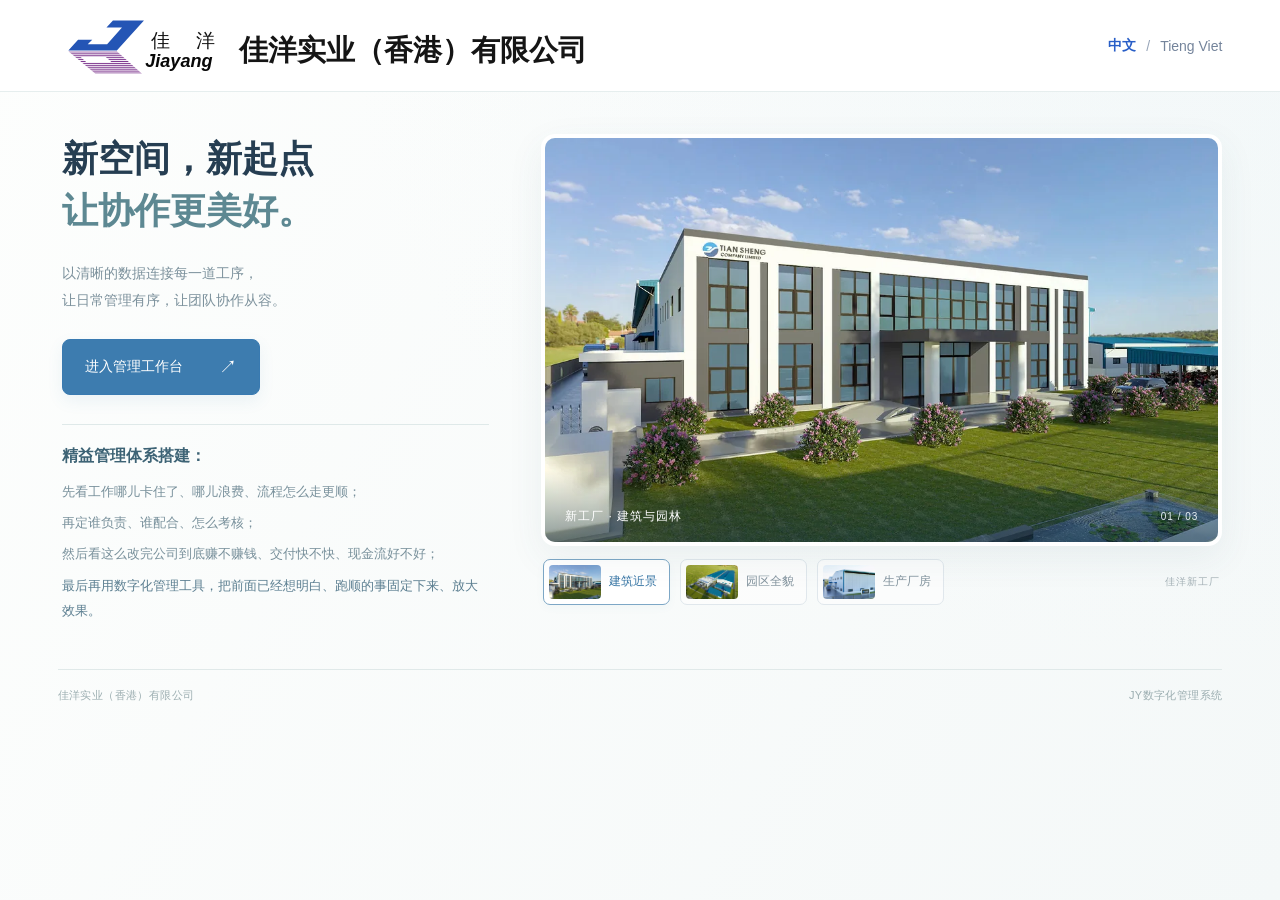
<file: jy/index.html>
<!doctype html><html lang="zh-CN"><head><meta charset="utf-8"><meta name="viewport" content="width=device-width,initial-scale=1"><meta name="referrer" content="same-origin"><title>JY数字化管理系统</title><link rel="stylesheet" href="style.css?v=20261029-layout3"></head><body><div id="app"><div class="factory-home">
<header class="company-header"><div class="company-brand"><img src="jiayang-brand.svg" alt="佳洋 Jiayang · 佳洋实业（香港）有限公司" width="882" height="114"></div><div class="home-controls"><div class="language-toggle" role="group" aria-label="Language"><button type="button" data-language="zh" onclick="setLanguage('zh')">中文</button><span aria-hidden="true">/</span><button type="button" data-language="vi" onclick="setLanguage('vi')">Tieng Viet</button></div></div></header>
<main class="factory-stage">
  <div class="factory-story"><h1>新空间，新起点<br><span>让协作更美好。</span></h1><p>以清晰的数据连接每一道工序，<br>让日常管理有序，让团队协作从容。</p><button class="factory-login" onclick="login()">进入管理工作台 <span>↗</span></button><section class="management-principle lean-principle plain-lean" aria-label="精益管理体系搭建"><h2>精益管理体系搭建：</h2><div class="lean-copy"><p>先看工作哪儿卡住了、哪儿浪费、流程怎么走更顺；</p><p>再定谁负责、谁配合、怎么考核；</p><p>然后看这么改完公司到底赚不赚钱、交付快不快、现金流好不好；</p><p>最后再用数字化管理工具，把前面已经想明白、跑顺的事固定下来、放大效果。</p></div></section></div>
  <div class="factory-gallery"><div class="factory-photo-frame"><img id="factoryPhoto" src="factory-front.svg" alt="新工厂正面建筑与园林环境" width="1000" height="600"><div class="factory-caption"><span id="factoryCaption">新工厂 · 建筑与园林</span><span id="factoryIndex">01 / 03</span></div></div><div class="factory-switch" role="group" aria-label="选择工厂图片"><button class="active" data-photo="0" aria-pressed="true" onclick="showFactoryPhoto(0)"><img src="factory-front.svg" alt=""><span>建筑近景</span></button><button data-photo="1" aria-pressed="false" onclick="showFactoryPhoto(1)"><img src="factory-aerial.svg" alt=""><span>园区全貌</span></button><button data-photo="2" aria-pressed="false" onclick="showFactoryPhoto(2)"><img src="factory-workshop.svg" alt=""><span>生产厂房</span></button><span class="factory-photo-note">佳洋新工厂</span></div></div>
</main><footer class="welcome-footer"><span>佳洋实业（香港）有限公司</span><span>JY数字化管理系统</span></footer></div>
</div><dialog id="modal"></dialog><div id="toast"></div><div id="bootError" role="alert" hidden style="position:fixed;bottom:16px;left:16px;right:16px;padding:14px;background:#fff4e5;border:1px solid #efd3a0;border-radius:8px;color:#73592f;z-index:200"></div><input type="file" id="file" accept=".xlsx,.xls,.csv" hidden><script>window.addEventListener('error',function(e){var n=document.getElementById('bootError');if(n){n.hidden=false;n.textContent='页面功能加载未完成，请刷新重试。原有浏览器数据不会被清除。'+(e.message?'（'+e.message+'）':'')}});</script><script src="storage.js?v=20261029-layout3" onerror="document.getElementById('bootError').hidden=false;document.getElementById('bootError').textContent='页面资源加载失败，请刷新重试。'"></script><script src="xlsx.js?v=20261029-layout3" onerror="document.getElementById('bootError').hidden=false;document.getElementById('bootError').textContent='页面资源加载失败，请刷新重试。'"></script><script src="i18n.js?v=20261029-layout3" onerror="document.getElementById('bootError').hidden=false;document.getElementById('bootError').textContent='页面资源加载失败，请刷新重试。'"></script><script src="sales-template.js?v=20261029-layout3" onerror="document.getElementById('bootError').hidden=false;document.getElementById('bootError').textContent='页面资源加载失败，请刷新重试。'"></script><script src="app.js?v=20261029-layout3" onerror="document.getElementById('bootError').hidden=false;document.getElementById('bootError').textContent='页面资源加载失败，请刷新重试。'"></script></body></html>
</file>
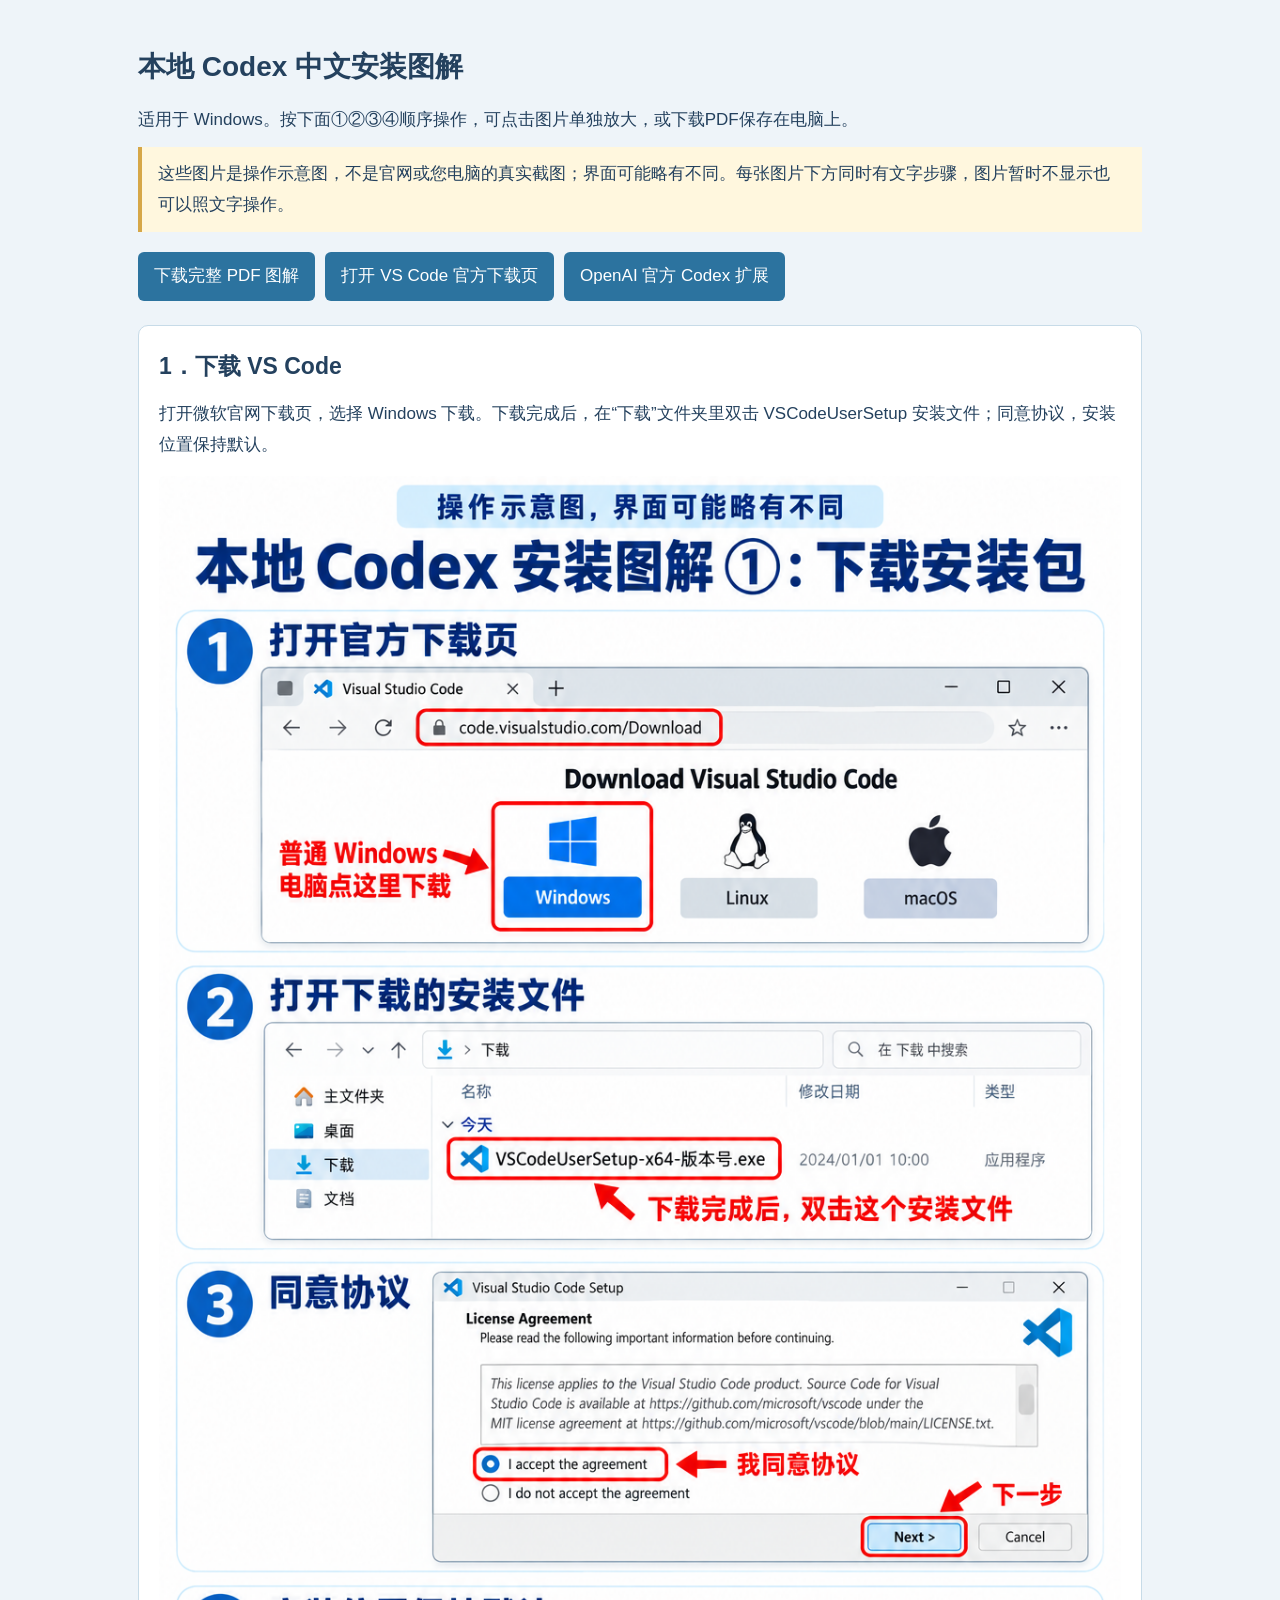
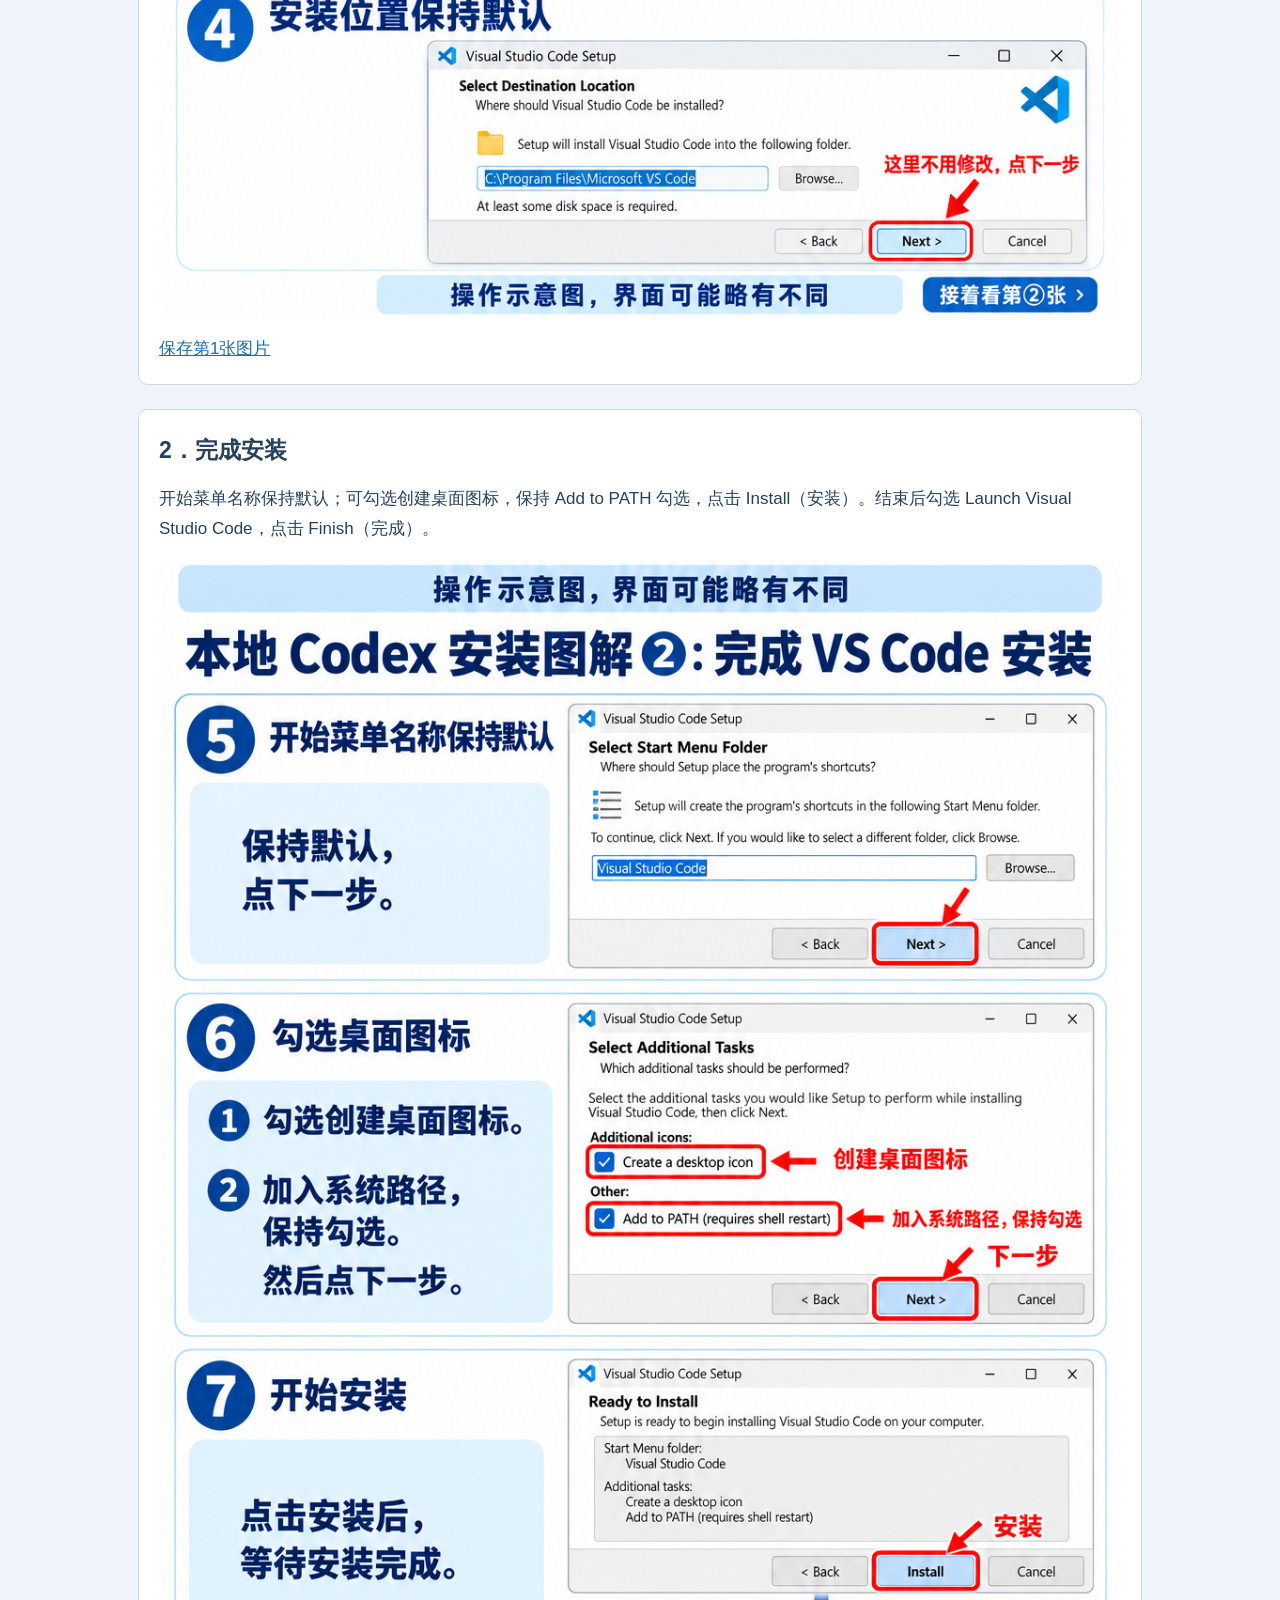
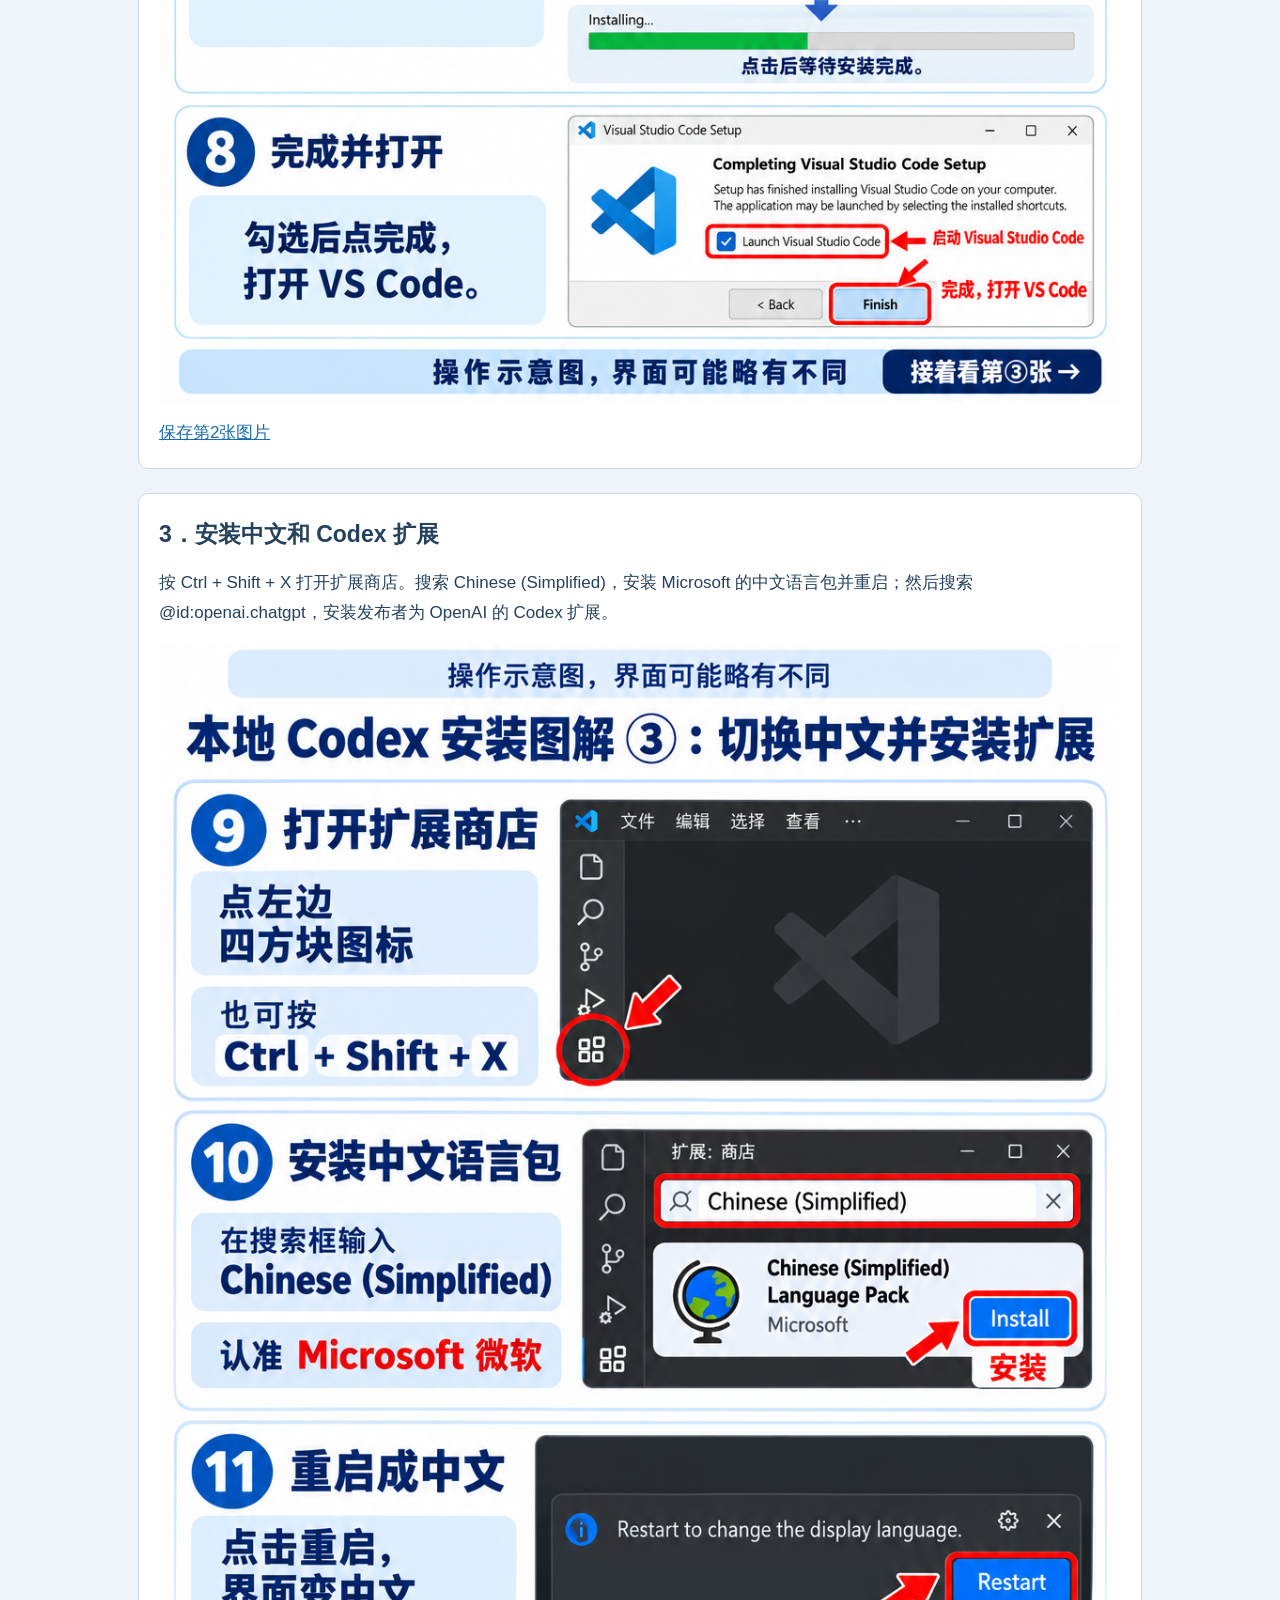
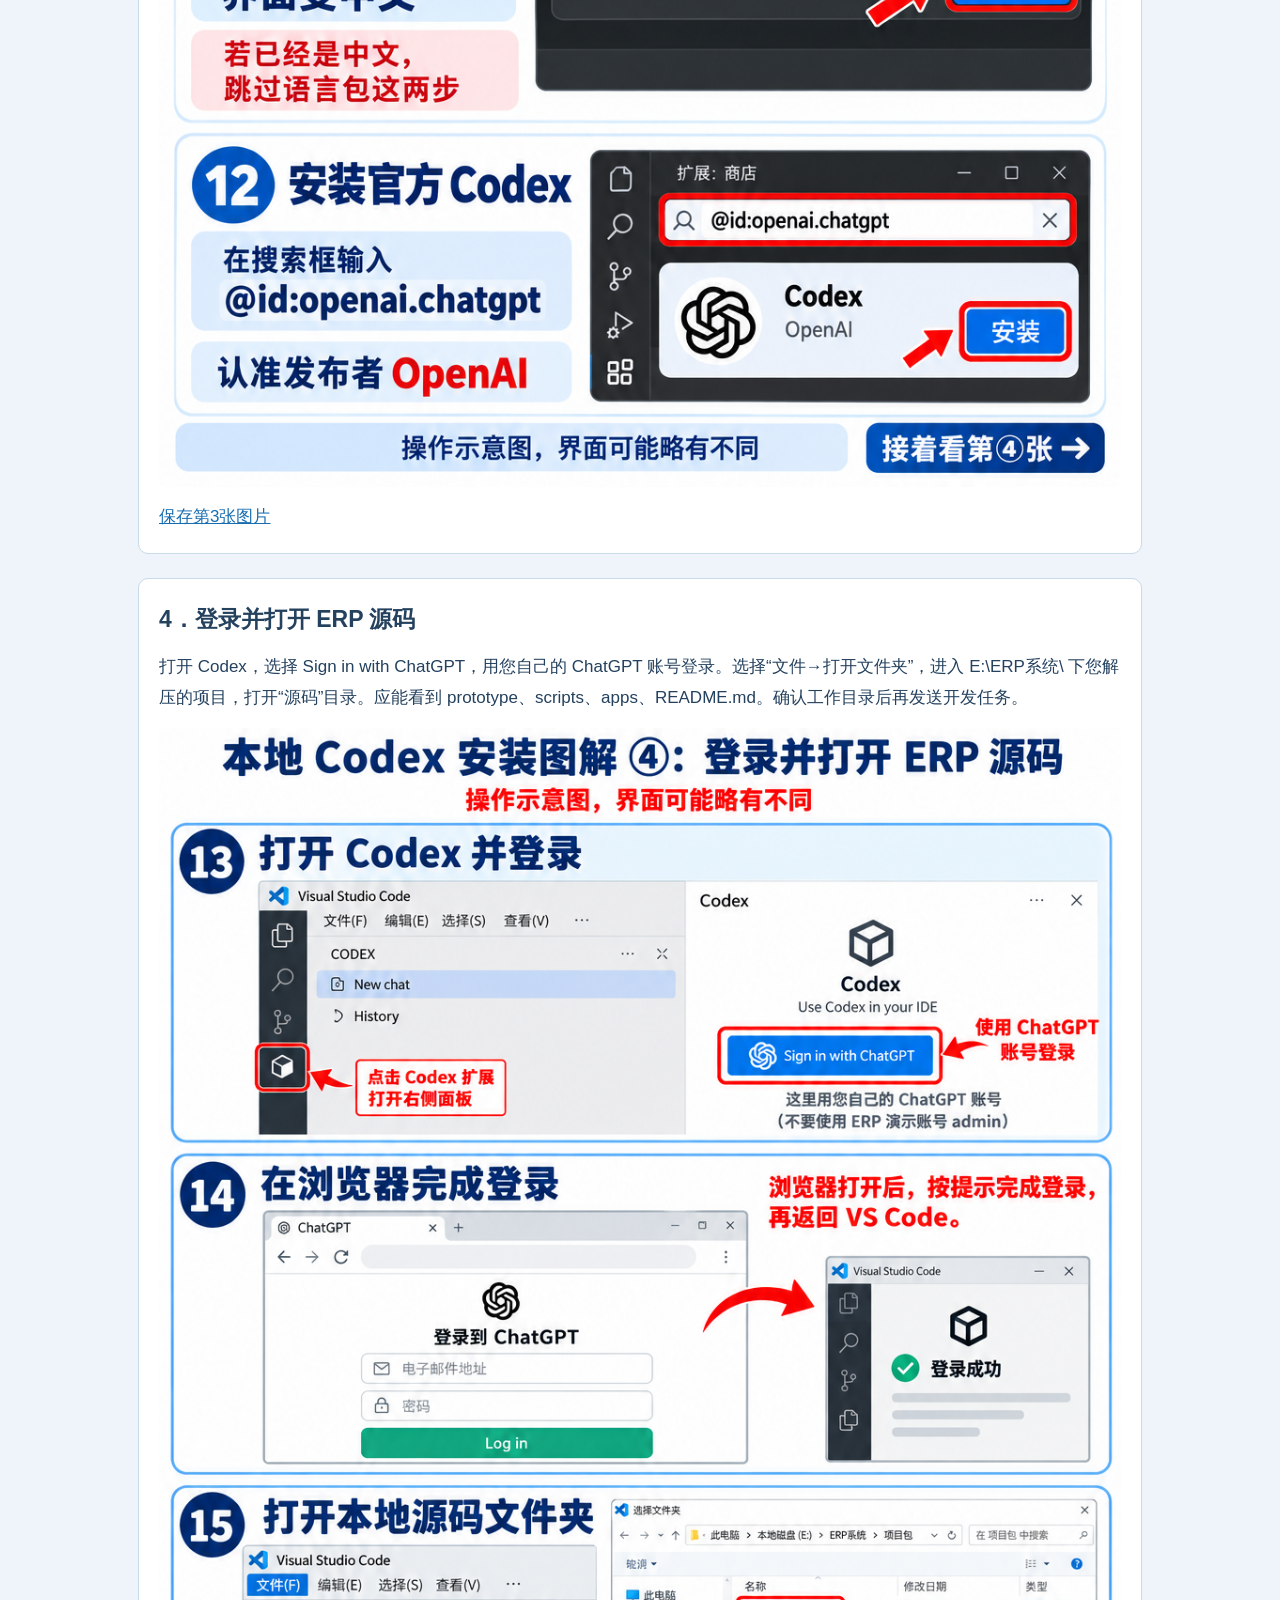
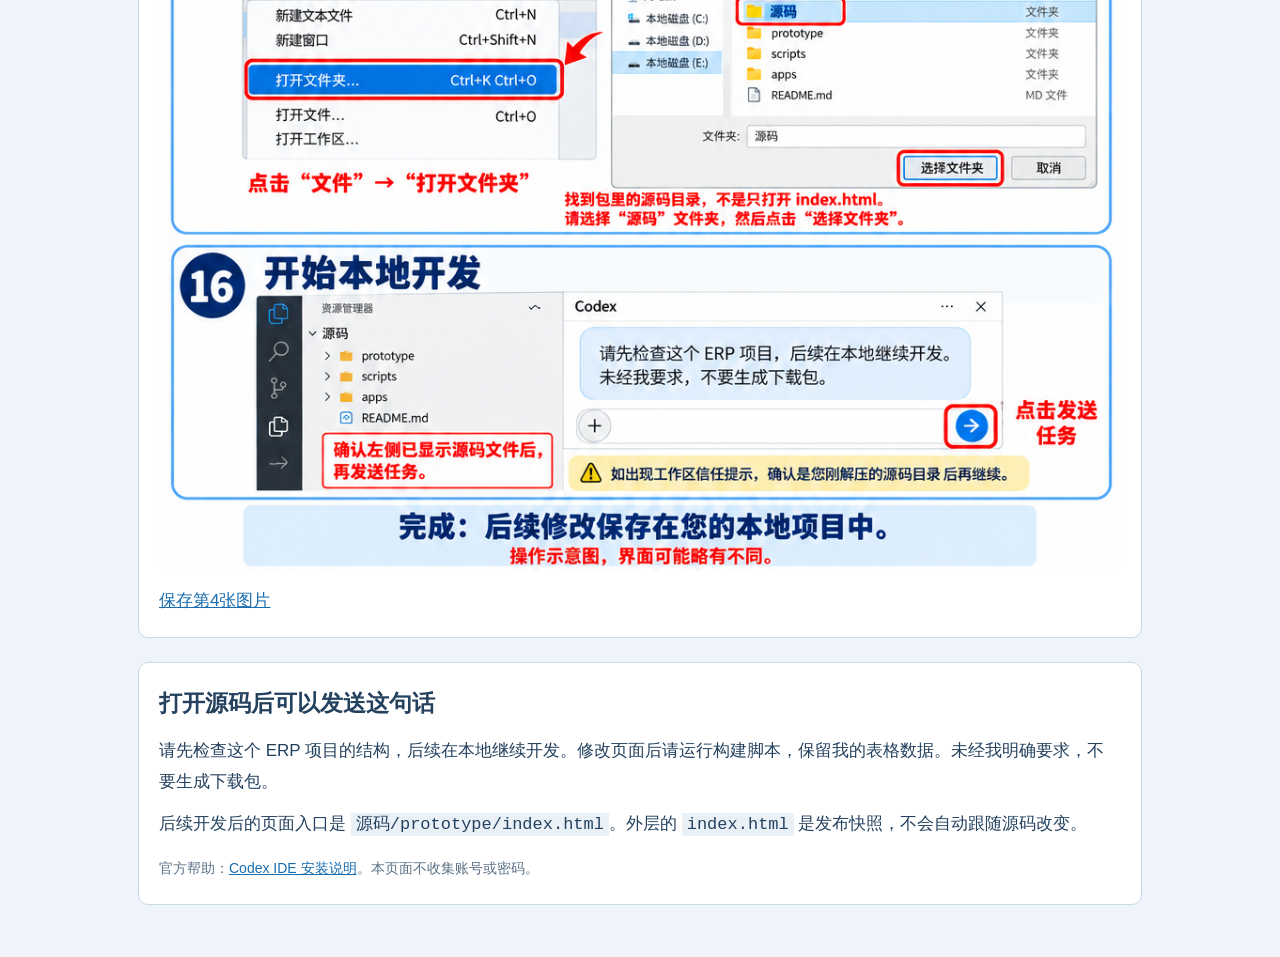
<file: codex-guide.html>
<!doctype html><html lang="zh-CN"><meta charset="utf-8"><meta name="viewport" content="width=device-width,initial-scale=1"><title>Codex 中文安装图解 · Windows</title><style>*{box-sizing:border-box}body{margin:0;background:#eef4f9;color:#24415e;font:17px/1.8 "Microsoft YaHei",sans-serif}main{max-width:1040px;margin:auto;padding:28px 18px}h1{font-size:28px;line-height:1.4}a{color:#176db0}nav{display:flex;flex-wrap:wrap;gap:10px;margin:20px 0}nav a,.download{display:inline-block;padding:9px 16px;background:#2c739f;border-radius:6px;color:#fff;text-decoration:none}article{background:white;border:1px solid #c7dbe8;border-radius:10px;padding:20px;margin:24px 0}h2{margin:0;font-size:23px}img{display:block;width:100%;height:auto;margin:15px 0;border-radius:6px;background:#fff}p{margin:12px 0}small{font-size:14px;color:#5b7187}code{background:#e9f1f7;padding:2px 5px;overflow-wrap:anywhere}.note{background:#fff7de;border-left:4px solid #d6a748;padding:12px 16px}</style><main><h1>本地 Codex 中文安装图解</h1><p>适用于 Windows。按下面①②③④顺序操作，可点击图片单独放大，或下载PDF保存在电脑上。</p><p class="note">这些图片是操作示意图，不是官网或您电脑的真实截图；界面可能略有不同。每张图片下方同时有文字步骤，图片暂时不显示也可以照文字操作。</p><nav><a href="codex-guide.pdf" download>下载完整 PDF 图解</a><a href="https://code.visualstudio.com/Download" target="_blank" rel="noopener">打开 VS Code 官方下载页</a><a href="https://marketplace.visualstudio.com/items?itemName=openai.chatgpt" target="_blank" rel="noopener">OpenAI 官方 Codex 扩展</a></nav><article id="step-1"><h2>1．下载 VS Code</h2><p>打开微软官网下载页，选择 Windows 下载。下载完成后，在“下载”文件夹里双击 VSCodeUserSetup 安装文件；同意协议，安装位置保持默认。</p><a href="codex-guide-01.png" target="_blank"><img src="codex-guide-01.png" alt="第1张操作图：下载 VS Code" loading="eager"></a><a href="codex-guide-01.png" download>保存第1张图片</a></article><article id="step-2"><h2>2．完成安装</h2><p>开始菜单名称保持默认；可勾选创建桌面图标，保持 Add to PATH 勾选，点击 Install（安装）。结束后勾选 Launch Visual Studio Code，点击 Finish（完成）。</p><a href="codex-guide-02.png" target="_blank"><img src="codex-guide-02.png" alt="第2张操作图：完成安装" loading="eager"></a><a href="codex-guide-02.png" download>保存第2张图片</a></article><article id="step-3"><h2>3．安装中文和 Codex 扩展</h2><p>按 Ctrl + Shift + X 打开扩展商店。搜索 Chinese (Simplified)，安装 Microsoft 的中文语言包并重启；然后搜索 @id:openai.chatgpt，安装发布者为 OpenAI 的 Codex 扩展。</p><a href="codex-guide-03.png" target="_blank"><img src="codex-guide-03.png" alt="第3张操作图：安装中文和 Codex 扩展" loading="eager"></a><a href="codex-guide-03.png" download>保存第3张图片</a></article><article id="step-4"><h2>4．登录并打开 ERP 源码</h2><p>打开 Codex，选择 Sign in with ChatGPT，用您自己的 ChatGPT 账号登录。选择“文件→打开文件夹”，进入 E:\ERP系统\ 下您解压的项目，打开“源码”目录。应能看到 prototype、scripts、apps、README.md。确认工作目录后再发送开发任务。</p><a href="codex-guide-04.png" target="_blank"><img src="codex-guide-04.png" alt="第4张操作图：登录并打开 ERP 源码" loading="eager"></a><a href="codex-guide-04.png" download>保存第4张图片</a></article><article><h2>打开源码后可以发送这句话</h2><p>请先检查这个 ERP 项目的结构，后续在本地继续开发。修改页面后请运行构建脚本，保留我的表格数据。未经我明确要求，不要生成下载包。</p><p>后续开发后的页面入口是 <code>源码/prototype/index.html</code>。外层的 <code>index.html</code> 是发布快照，不会自动跟随源码改变。</p><small>官方帮助：<a href="https://developers.openai.com/codex/ide">Codex IDE 安装说明</a>。本页面不收集账号或密码。</small></article></main></html>
</file>
<file: jy/style.css>
*{box-sizing:border-box}body{margin:0;font:14px 'Microsoft YaHei','PingFang SC',sans-serif;color:#26364b;background:#f3f6fa}button,input,select{font:inherit}button{cursor:pointer;border:1px solid #dbe2ec;border-radius:6px;background:white;color:#42516a;padding:9px 14px}button:hover{background:#edf4ff;color:#2563eb}button.primary{background:#2864dc;color:white;border-color:#2864dc}button.danger{color:#dc5660}button:disabled{opacity:.5}input,select{border:1px solid #dce3ee;border-radius:5px;padding:8px;background:#fff;min-width:0;color:#536078}input:focus,select:focus{outline:1px solid #3778ea}header{height:74px;background:#fff;display:flex;align-items:center;justify-content:space-between;padding:0 5%;border-bottom:1px solid #e5eaf0}.brand{display:flex;align-items:center;gap:12px;font-size:18px;font-weight:650}.logo{display:grid;place-items:center;background:#2864dc;color:white;width:38px;height:38px;border-radius:9px;font:italic bold 21px Arial}.muted{color:#8b98ac;font-size:12px}.hero{max-width:1200px;margin:80px auto;padding:0 35px;display:grid;grid-template-columns:1.1fr 1fr;gap:65px;align-items:center}.eyebrow{color:#2964dc;letter-spacing:3px;font-size:12px;font-weight:600}h1{font-size:46px;line-height:1.4;letter-spacing:1px;margin:20px 0}p{line-height:2;color:#7c8ba1}.hero-art{height:350px;border-radius:18px;background:linear-gradient(140deg,#e5eeff,#fdfefe);padding:35px;position:relative;box-shadow:0 20px 70px #d8e3f0}.mock{background:white;border:1px solid #e0e8f5;border-radius:10px;padding:24px;transform:rotate(-3deg);box-shadow:0 16px 30px #cbd9ed}.bars{height:125px;display:flex;align-items:end;gap:18px;padding:20px 10px 0;border-bottom:1px solid #e7edf5}.bars i{flex:1;background:#3475e5;border-radius:5px 5px 0 0}.hero-stat{display:flex;gap:50px;margin-top:35px}.hero-stat b{display:block;font-size:27px;color:#294c81}.intro{max-width:1130px;margin:auto;padding:30px;background:white;border:1px solid #e2e8f1;border-radius:12px}.features{display:grid;grid-template-columns:repeat(3,1fr);gap:25px}.feature{padding:24px;background:#f8faff;border-radius:8px}.feature span{font-size:24px;color:#2864dc}footer{text-align:center;padding:30px;color:#96a1b0;font-size:12px}.layout{display:flex;min-height:100vh}aside{width:222px;background:#fff;border-right:1px solid #e4e9f1;flex-shrink:0;padding:24px 14px;display:flex;flex-direction:column;position:fixed;height:100vh}aside .brand{padding:0 7px;font-size:16px}aside .muted{padding:8px 57px;white-space:nowrap;font-size:10px}.navlabel{font-size:11px;color:#a2adbb;margin:35px 14px 12px;letter-spacing:2px}nav button{display:flex;align-items:center;gap:12px;border:0;width:100%;text-align:left;margin:6px 0;padding:13px 15px;background:transparent;font-size:13px}nav button.active{background:#eaf1ff;color:#2864dc;font-weight:600}nav button span{font-size:17px;width:19px}.sidebottom{margin-top:auto;padding:17px 10px;border-top:1px solid #eef1f6}.main{margin-left:222px;width:calc(100% - 222px)}.topbar{height:69px;padding:0 30px;display:flex;align-items:center;justify-content:space-between;background:#fff;border-bottom:1px solid #e4e9f1}.avatar{background:#e9f0fe;color:#2864dc;padding:9px;border-radius:50%;margin-left:20px}.content{padding:26px 30px}.heading{display:flex;justify-content:space-between;align-items:center;margin-bottom:24px}.heading h2{font-size:23px;margin:0 0 8px;font-weight:600}.heading p{margin:0;font-size:12px}.pill{font-size:11px;border:1px solid #dbe6fb;color:#5380c8;border-radius:15px;padding:6px 12px;background:#edf4ff}.cards{display:grid;grid-template-columns:repeat(4,1fr);gap:18px;margin-bottom:24px}.card{background:#fff;border:1px solid #e4e9f1;border-radius:8px;padding:21px}.card b{font-size:28px;display:block;margin-top:13px;font-weight:600;color:#283b57}.card small{font-size:11px;color:#8797ab}.card em{float:right;font-style:normal;color:#3b80e8;background:#edf4ff;padding:8px;border-radius:7px}.panel{background:white;border:1px solid #e1e7f0;border-radius:9px;margin-bottom:20px;overflow:hidden}.paneltitle{padding:18px 21px;border-bottom:1px solid #edf0f5;display:flex;justify-content:space-between;align-items:center;font-weight:600;font-size:14px}.filters{padding:20px;display:grid;grid-template-columns:repeat(4,1fr) auto;gap:14px;align-items:end}.filter label{display:block;color:#728198;font-size:12px;margin-bottom:9px}.filter .pair{display:flex}.filter select{width:44%;border-radius:5px 0 0 5px;background:#f9fbfe;font-size:12px}.filter input{width:56%;border-radius:0 5px 5px 0;font-size:12px}.actions{padding:15px 20px;display:flex;gap:9px;align-items:center;flex-wrap:wrap}.actions button{font-size:12px;padding:8px 11px}.spacer{flex:1}.tablewrap{overflow:auto;min-height:345px}table{border-collapse:collapse;table-layout:fixed;font-size:9pt;width:max-content;min-width:100%}th,td{padding:0;border:1px solid #e4e9f0;height:39px;overflow:hidden;text-overflow:ellipsis;white-space:nowrap}th{position:relative;background:#f6f8fc;text-align:center;color:#607087;font-weight:500;height:42px;user-select:none}td{color:#536079}td:first-child{white-space:normal;overflow-wrap:anywhere}td:focus{outline:1px solid #3478e7;outline-offset:-1px}tr:nth-child(even) td{background:#fcfdff}tr:hover td{background:#f4f8ff}.check{width:42px;text-align:center}.check input{accent-color:#2864dc}.resizer{position:absolute;right:0;top:0;width:5px;height:100%;cursor:col-resize}.funnel{position:absolute;right:7px;bottom:2px;cursor:pointer;font-size:9px;color:#9aa8bc}.badge{color:#2a9a7a;background:#e9f8f1;border-radius:4px;font-size:11px}.tablefoot{display:flex;justify-content:space-between;align-items:center;padding:15px 20px;color:#91a0b4;font-size:12px}.pagebtn{padding:4px 10px;margin:0 3px}.note{font-size:11px;color:#95a2b4;margin-top:13px}.chartgrid{display:grid;grid-template-columns:1.7fr 1fr;gap:20px}.chart{padding:25px;min-height:250px}.chart svg{width:100%;height:230px}.legend{display:flex;gap:22px;font-size:12px;color:#8190a3;margin-bottom:15px}dialog{border:0;border-radius:12px;padding:26px;width:440px;color:#33445d;box-shadow:0 20px 100px #20365440}dialog::backdrop{background:#172b4e66;backdrop-filter:blur(3px)}dialog h3{margin:0 0 22px}dialog label{display:block;margin:14px 0 6px;font-size:13px}dialog input:not([type=checkbox]){width:100%}.dialogfoot{display:flex;justify-content:flex-end;gap:10px;margin-top:25px}.colrow{display:flex;align-items:center;gap:8px;padding:7px;border-bottom:1px solid #eef1f6}.colrow span{flex:1}.colrow button{padding:3px 8px}#toast{position:fixed;bottom:30px;left:50%;transform:translateX(-50%);background:#233e64;color:white;padding:13px 25px;border-radius:8px;display:none;z-index:99}.error{color:#d75959;font-size:12px}@media(max-width:1050px){aside{width:190px}.main{margin-left:190px;width:calc(100% - 190px)}.content{padding:20px}.filters{grid-template-columns:repeat(2,1fr)}.cards{gap:10px}.hero{gap:20px}.hero h1{font-size:34px}}@media(max-width:700px){aside{width:65px;padding:20px 5px}aside .brand div:last-child,aside .muted,.navlabel,nav button .navtext,.sidebottom{display:none}nav button{padding:13px;overflow:hidden}.main{margin-left:65px;width:calc(100% - 65px)}.cards{grid-template-columns:1fr 1fr}.chartgrid,.hero,.features{grid-template-columns:1fr}.hero{margin:35px auto}.hero-art{height:300px}.topbar{padding:0 15px}.filters{grid-template-columns:1fr}.heading{gap:8px}.heading h2{font-size:19px}}@media print{aside,.topbar,.filters,.actions,.heading,.cards,.note,.tablefoot{display:none!important}.main{margin:0;width:100%}.content{padding:0}.tablewrap{overflow:visible}table{width:100%}th,td{height:28px}.panel{border:0}body{background:white}}
.celltext{overflow:hidden;text-overflow:ellipsis;white-space:nowrap}td:nth-child(2) .celltext{white-space:normal;overflow-wrap:anywhere;display:-webkit-box;-webkit-line-clamp:2;-webkit-box-orient:vertical;line-height:19px;max-height:38px}

/* Full-width business workspace */
.main.workspace{margin-left:0;width:100%;min-height:100vh}
.workspace .topbar{height:58px;padding:0 14px;gap:14px}
.workspace .brand{font-size:15px;white-space:nowrap}
.workspace .logo{height:30px;width:30px;font-size:18px;border-radius:6px}
.workspace-controls{display:flex;align-items:center;gap:12px;min-width:0}
.workspace-controls select{width:220px;font-size:13px;padding:7px 10px}
.workspace-controls button{font-size:12px;padding:7px 10px;white-space:nowrap}
.workspace .content{padding:12px 14px}
.workspace .panel{margin-bottom:12px;border-radius:5px}
.workspace .paneltitle{padding:10px 12px}
.workspace .filters{padding:12px;gap:12px}
.workspace .filter label{margin-bottom:6px}
.workspace .actions{padding:10px 12px}
.workspace .tablewrap{min-height:calc(100vh - 315px)}
.workspace .tablefoot{padding:10px 12px}
.workspace .note{margin-top:7px}
@media(max-width:700px){.workspace .topbar{height:auto;min-height:58px;padding:10px;flex-wrap:wrap}.workspace .brand{font-size:14px}.workspace-controls{width:100%;gap:8px}.workspace-controls select{flex:1;width:auto}.workspace-controls>.muted{display:none}.workspace .content{padding:8px}.workspace .filters{grid-template-columns:repeat(2,minmax(0,1fr));gap:8px}.workspace .filters>.primary{grid-column:1/-1}.workspace .filter .pair{flex-wrap:wrap}.workspace .filter select,.workspace .filter input{width:100%;border-radius:4px}.workspace .tablewrap{min-height:45vh}}
@media print{.workspace .topbar{display:none}.main.workspace{margin:0;width:100%}.workspace .content{padding:0}.workspace .tablewrap{min-height:0}}

.table-tabs{display:flex;flex-wrap:wrap;align-items:stretch;gap:0;border-bottom:1px solid #dde5ef;background:#f8faff;padding:0 10px}
.table-tabs button{border:0;border-bottom:2px solid transparent;border-radius:0;background:transparent;padding:13px 16px;white-space:nowrap;font-size:13px;color:#687990}
.table-tabs button:hover{background:#eef4ff;color:#2864dc}
.table-tabs button.active{color:#2864dc;border-bottom-color:#2864dc;background:#fff;font-weight:600}
.workspace .content>.table-tabs{margin-bottom:16px;border:1px solid #dde5ef;border-radius:5px}
@media(max-width:700px){.table-tabs{padding:0 4px}.table-tabs button{padding:10px;font-size:12px}}
@media print{.table-tabs{display:none!important}}
/* Refined business workspace: slate, porcelain and cobalt. */
:root{--ink:#25364e;--blue:#2d63df;--line:#e1e7f0;--soft:#f5f7fb}
body{background:#f1f4f9;color:var(--ink);-webkit-font-smoothing:antialiased}
.workspace{background:radial-gradient(ellipse at 95% 0,#e4edff77,transparent 45%),#f1f4f9}
.workspace .topbar{height:66px;padding:0 24px;background:linear-gradient(110deg,#182c4c,#203e66);border:0;box-shadow:0 3px 12px #142b4c15;color:#fff}
.workspace .brand{font-size:17px;font-weight:600;letter-spacing:.5px;gap:12px}
.workspace .logo{width:35px;height:35px;border:1px solid #ffffff35;border-radius:10px;background:linear-gradient(145deg,#5c96ff,#3270ed);box-shadow:0 3px 9px #0a234a35;font-size:20px}
.workspace-controls{gap:10px}
.workspace-controls>button{background:#ffffff09;border:1px solid #ffffff27;color:#dce8fa;border-radius:6px;padding:8px 12px;font-size:12px;transition:background .15s,border-color .15s}
.workspace-controls>button:hover{background:#ffffff18;border-color:#ffffff60;color:#fff}
.user-chip{display:flex;align-items:center;gap:8px;font-size:12px;margin-left:8px;padding-left:17px;border-left:1px solid #ffffff23;white-space:nowrap;color:#e0e8f5}
.user-avatar{width:30px;height:30px;border-radius:50%;background:#ffffff15;border:1px solid #ffffff25;display:grid;place-items:center;color:#c8daff}
.workspace .content{padding:18px 20px 10px}
.workspace .business-panel{border:1px solid #dae3ef;border-radius:10px;box-shadow:0 4px 20px #223f6610;overflow:hidden}
.table-tabs{padding:0 12px;gap:4px;background:linear-gradient(#fff,#fafbfe);border-bottom:1px solid var(--line);flex-wrap:wrap}
.table-tabs button{position:relative;display:flex;align-items:center;justify-content:center;gap:8px;min-height:60px;padding:13px 14px;border:0;background:transparent;font-size:13px;color:#758297;transition:color .15s,background .15s}
.table-tabs button:after{content:'';position:absolute;height:3px;left:14px;right:14px;bottom:0;border-radius:3px 3px 0 0;background:transparent}
.table-tabs button:hover{background:#f2f6ff;color:#345fae}
.table-tabs button.active{color:#285fd1;background:#f0f5ff;font-weight:600}
.table-tabs button.active:after{background:#366ce6}
.tab-number{display:grid;place-items:center;width:23px;height:23px;border-radius:6px;background:#edf1f7;color:#9aa7ba;font-size:10px;letter-spacing:.5px;font-variant-numeric:tabular-nums}
.active .tab-number{color:#fff;background:#376ee1;box-shadow:0 2px 5px #376ee128}
.workspace .filter-title{padding:14px 18px 0;border:0;font-size:12px;color:#4b5e78;font-weight:600}
.workspace .filters{padding:12px 18px 17px;gap:16px;border-bottom:1px solid var(--line);background:#fff}
.workspace .filter label{font-size:11px;color:#8a97a9;margin-bottom:7px;letter-spacing:.3px}
.workspace .filter .pair{border:1px solid #dce4ee;border-radius:6px;overflow:hidden;background:#fff;transition:border-color .15s,box-shadow .15s}
.workspace .filter .pair:focus-within{border-color:#7fa5f1;box-shadow:0 0 0 3px #2c64df0b}
.workspace .filter input,.workspace .filter select{height:35px;border:0;border-radius:0;outline:none;font-size:12px;padding:7px 9px}
.workspace .filter select{background:#f6f8fc;border-right:1px solid #e5ebf3;color:#586a84}
.workspace input::placeholder{color:#a7b1c0}
.workspace .filters>.primary{height:36px;min-width:85px;border-radius:6px;font-size:12px;box-shadow:0 3px 7px #2d63df22}
.workspace button.primary{background:#3067df;border-color:#3067df}
.workspace button.primary:hover{background:#2456c4;border-color:#2456c4}
.workspace .actions{padding:13px 18px;gap:8px;background:linear-gradient(#fcfdff,#fafbfd);border-bottom:1px solid var(--line)}
.workspace .actions button{height:33px;padding:6px 12px;border-color:#dce4ef;border-radius:5px;font-size:12px;background:#fff;box-shadow:0 1px 2px #1d355705}
.workspace .actions button.primary{color:white;background:#3067df;border-color:#3067df;box-shadow:0 2px 5px #3067df20}
.workspace .actions button.danger{color:#cf6871;border-color:#eedce0}
.workspace .actions button.danger:hover{background:#fff4f5}
.selection-count{font-size:11px;color:#8797ac;padding:5px 10px;background:#edf1f7;border-radius:4px;white-space:nowrap}
.workspace .tablewrap{min-height:calc(100vh - 370px);background:#fff}
.workspace th{height:38px;background:#edf2f9;color:#627591;border-color:#dce5f0;font-size:9pt;font-weight:600}
.workspace td{height:35px;border-color:#e7edf4;color:#4e607a;font-size:9pt;font-variant-numeric:tabular-nums;padding:0}
.workspace tr:nth-child(even) td{background:#f9fbfe}
.workspace tr:hover td{background:#edf4ff}
.workspace tr:has(.check input:checked) td{background:#eaf2ff}
.workspace th:first-child,.workspace td:first-child{border-left:0}
.workspace th:last-child,.workspace td:last-child{border-right:0}
.workspace td:nth-child(2){color:#3d5e8e}
.workspace .check input{width:13px;height:13px;vertical-align:middle;margin:0;cursor:pointer}
.workspace .funnel{color:#8d9fba;font-size:10px}
.workspace .resizer:hover{background:#83a5e8aa}
.workspace .tablefoot{padding:11px 18px;border-top:1px solid var(--line);background:#fff;font-size:11px;color:#8d9bb0}
.workspace .pagebtn{border-radius:4px;min-width:27px;height:26px;font-size:12px;padding:3px 8px}
.workspace .note{padding:0 4px;font-size:11px;line-height:1.8;color:#97a4b6;margin-top:10px}
.workspace .content>.table-tabs{border-radius:9px;box-shadow:0 3px 12px #223f6608;margin-bottom:20px}
button:focus-visible{outline:2px solid #74a0ef;outline-offset:2px}
@media(min-width:1550px){.table-tabs button{flex:1;padding-left:18px;padding-right:18px}.workspace .filter select{width:40%}.workspace .filter input{width:60%}}
@media(max-width:1150px){.table-tabs{gap:0;padding:0 6px}.table-tabs button{padding:11px 10px;gap:5px;font-size:12px;min-height:52px}.tab-number{width:20px;height:20px;font-size:9px}.workspace .filters{gap:10px}}
@media(max-width:700px){.workspace .topbar{height:auto;min-height:64px;padding:12px;gap:10px}.workspace .brand{font-size:15px}.workspace .content{padding:10px 8px}.workspace-controls{width:100%;gap:7px}.workspace-controls>button{padding:7px 10px}.user-chip{margin-left:auto;padding-left:10px}.user-chip>span:last-child{display:none}.table-tabs{padding:4px;gap:4px}.table-tabs button{min-height:38px;flex:1 1 145px;padding:7px 9px;justify-content:flex-start;border-radius:5px}.table-tabs button:after{left:8px;right:8px;height:2px}.workspace .filters{padding:12px;gap:10px}.workspace .filter .pair{display:flex;flex-wrap:nowrap}.workspace .filter select{width:46%;border-right:1px solid #e5ebf3}.workspace .filter input{width:54%}.workspace .actions{padding:10px 12px}.workspace .filter-title{padding:12px 12px 0}}
@media print{.workspace .tablewrap{min-height:0}.workspace .business-panel{box-shadow:none;border:0}.workspace th,.workspace td{height:28px}}
.workspace .topbar{position:relative}
.workspace .topbar:after{content:'';position:absolute;bottom:0;left:0;right:0;height:2px;background:linear-gradient(90deg,#5a93ff,#60c6e5 45%,#416dac00)}
.workspace .tablewrap{max-height:calc(100vh - 350px);scrollbar-width:thin;scrollbar-color:#c5d1e4 #f5f7fa}
.workspace th{position:sticky;top:0;z-index:2}
@media(max-width:700px){.table-tabs{flex-wrap:nowrap;overflow-x:auto;scrollbar-width:thin;justify-content:flex-start}.table-tabs button{flex:0 0 auto;white-space:nowrap}.workspace .tablewrap{max-height:65vh}}
@media print{.workspace .tablewrap{max-height:none}.workspace th{position:static}}
/* Business navigation follows the system name; actions stay in the header. */
.workspace .topbar{display:flex;gap:18px;padding:0 16px;height:64px}
.workspace .brand{flex:0 0 auto;font-size:15px;gap:9px}
#topTabs{min-width:0;flex:1;height:100%;overflow:hidden}
#topTabs .table-tabs{height:100%;border:0;background:transparent;flex-wrap:nowrap;overflow-x:auto;scrollbar-width:thin;scrollbar-color:#6786b0 transparent;gap:0;padding:0;align-items:stretch}
#topTabs .table-tabs button{flex:0 0 auto;min-height:0;padding:0 12px;font-size:12px;color:#c9d7ec;background:transparent;white-space:nowrap}
#topTabs .table-tabs button:hover{background:#ffffff0d;color:white}
#topTabs .table-tabs button.active{background:#ffffff12;color:#fff}
#topTabs .table-tabs button.active:after{background:#77a8ff;left:12px;right:12px;height:3px}
#topTabs .tab-number{display:none}
.workspace-controls{flex:0 0 auto;gap:7px}
.workspace-controls>button{padding:7px 9px;font-size:11px}
.user-chip{padding-left:9px;margin-left:2px}
.top-actions{background:#fff;border-bottom:1px solid #dce4ef}
.workspace .top-actions .actions{margin:0;padding:10px 16px;min-height:52px;border-bottom:0;background:#fff;gap:8px}
.workspace .content{padding:12px 16px 8px}
.workspace .tablewrap{min-height:calc(100vh - 335px);max-height:calc(100vh - 315px)}
@media(max-width:1250px){.workspace .topbar{height:auto;min-height:62px;flex-wrap:wrap;gap:0 14px;padding:10px 14px 0}.workspace .brand{order:0}.workspace-controls{order:1;margin-left:auto}#topTabs{order:2;flex:1 1 100%;height:46px;margin-top:8px}#topTabs .table-tabs button{flex:1 0 auto;padding:0 12px}.workspace .tablewrap{max-height:calc(100vh - 360px)}}
@media(max-width:700px){.workspace .brand{font-size:14px}.workspace-controls{width:auto}.workspace-controls>button{font-size:10px;padding:6px}.user-chip{display:none}#topTabs .table-tabs button{flex:0 0 auto;padding:0 10px}.workspace .content{padding:8px}.workspace .top-actions .actions{padding:9px 10px}.workspace .tablewrap{min-height:40vh;max-height:60vh}}
@media print{.top-actions{display:none!important}.workspace .tablewrap{max-height:none;min-height:0}}
.home-controls{display:flex;align-items:center;gap:14px}
.language-picker{min-width:115px;height:35px;font-size:12px;border:1px solid #dbe4f1;border-radius:6px;background:#fff;color:#47607f;cursor:pointer;padding:6px 9px}
.workspace-controls .language-picker{min-width:100px;width:100px;height:31px;background:#294465;border-color:#ffffff30;color:#e2ebfb;font-size:11px}
.language-picker option{color:#26364b;background:#fff}
html[lang=vi] #topTabs .table-tabs button{font-size:11px;padding:0 9px}
html[lang=vi] .workspace .brand{font-size:13px}
html[lang=vi] .workspace .filter select{width:49%}
html[lang=vi] .workspace .filter input{width:51%}
@media(max-width:700px){.home-controls{gap:7px}.home-controls .language-picker{min-width:85px;width:85px}.home-controls button{font-size:12px;padding:8px}.workspace-controls .language-picker{min-width:85px;width:85px}header{padding:0 12px}.home-controls{flex-wrap:wrap;justify-content:flex-end}html[lang=vi] .brand{font-size:12px}}
.company-header{height:100px;padding:0 5%;gap:24px;background:#fff}
.company-brand{flex:0 1 760px;min-width:0;display:flex;align-items:center}
.company-brand img{display:block;width:100%;max-width:760px;height:auto;max-height:94px;object-fit:contain;object-position:left center}
.company-header .home-controls{flex:0 0 auto}
@media(max-width:1050px){.company-header{padding:0 20px;gap:16px}.company-header .home-controls{gap:8px}.company-header .home-controls button{font-size:12px;padding:10px}.company-header .language-picker{min-width:100px;width:100px}}
@media(max-width:700px){.company-header{height:auto;min-height:115px;padding:12px 14px;flex-wrap:wrap;gap:9px}.company-brand{flex:1 1 100%}.company-brand img{max-height:72px}.company-header .home-controls{margin-left:auto}.company-header .home-controls button{padding:8px 12px}.company-header .language-picker{height:33px}}
.home-controls .language-picker{width:180px;min-width:180px;height:40px;padding:8px 14px;border-radius:8px;color:#415f87;font-size:14px;background:#fff}
.workspace-controls .language-picker{width:165px;min-width:165px}
@media(max-width:1050px){.company-header .language-picker{width:175px;min-width:175px}}
@media(max-width:700px){.home-controls .language-picker,.company-header .language-picker{width:165px;min-width:165px;height:35px;font-size:12px}.workspace-controls .language-picker{width:150px;min-width:150px}}
.language-toggle{display:inline-flex;align-items:center;gap:10px;white-space:nowrap;font-size:14px;color:#97a5b8}
.language-toggle button{padding:5px 0;border:0;border-radius:0;background:transparent;color:#74849b;font-size:14px;font-weight:400;box-shadow:none;cursor:pointer}
.language-toggle button:hover{background:transparent;color:#2864dc}
.language-toggle button.active{color:#285ec7;font-weight:600}
.workspace-controls .language-toggle{font-size:12px;color:#8499b6;gap:8px;margin-right:5px}
.workspace-controls .language-toggle button{font-size:12px;color:#b6c6de}
.workspace-controls .language-toggle button.active,.workspace-controls .language-toggle button:hover{color:#fff;background:transparent}
@media(max-width:700px){.language-toggle{gap:8px}.language-toggle button{font-size:12px}.workspace-controls .language-toggle{gap:6px}.workspace-controls .language-toggle button{font-size:11px}}
/* A calm, light-filled welcome to Jiayang. */
.welcome-page{min-height:100vh;background:radial-gradient(ellipse at 77% 42%,#eef8f3 0,transparent 42%),radial-gradient(ellipse at 20% 90%,#f2f1fc88,transparent 38%),#fdfdfb;display:flex;flex-direction:column;overflow:hidden}
.welcome-page .company-header{height:100px;padding:0 5.2%;border-bottom:1px solid #edf0ee;background:#ffffffb8;gap:35px}
.welcome-page .company-brand{flex:0 1 610px}
.welcome-page .company-brand img{max-width:610px;max-height:82px}
.welcome-page .home-controls{gap:24px}
.welcome-page .home-controls>.primary{border-radius:9px;padding:13px 19px;background:#386bce;border-color:#386bce;font-size:13px;box-shadow:0 4px 10px #3769bd12;transition:background .2s,transform .2s}
.welcome-page .home-controls>.primary:hover{background:#2b5ab9;transform:translateY(-1px)}
.welcome-page .language-toggle button{font-size:13px}
.welcome-hero{width:min(1370px,90%);margin:auto;display:grid;grid-template-columns:1fr 1.1fr;align-items:center;gap:20px;min-height:650px;padding:35px 0 45px;flex:1}
.welcome-copy{padding-left:36px;position:relative;z-index:2}
.welcome-kicker{display:flex;align-items:center;gap:10px;color:#648b88;font-size:12px;letter-spacing:2px;margin-bottom:25px}
.welcome-kicker>span{width:7px;height:7px;border-radius:50%;background:#73b59f;box-shadow:0 0 0 5px #eaf3ed}
.welcome-copy h1{font-size:clamp(36px,3.35vw,58px);font-weight:650;line-height:1.5;letter-spacing:1px;color:#293c50;margin:0 0 21px;white-space:nowrap}
.fresh-text{color:#528e87}.fresh-dot{color:#7eb8a3}
.welcome-copy>p{font-size:14px;line-height:2.1;color:#8a979e;margin:0 0 30px;letter-spacing:.5px}
.welcome-cta{display:inline-flex;align-items:center;gap:38px;background:#477a72;color:white;border-color:#477a72;border-radius:9px;padding:15px 20px;font-size:13px;box-shadow:0 8px 20px #477a7220;transition:transform .2s,box-shadow .2s,background .2s}
.welcome-cta span{font-size:19px;line-height:1}.welcome-cta:hover{color:white;background:#376b64;transform:translateY(-2px);box-shadow:0 10px 25px #477a7230}
.welcome-benefits{display:flex;gap:25px;align-items:center;margin-top:43px;padding-top:25px;border-top:1px solid #e6ede9;width:max-content}
.welcome-benefits>div{display:flex;gap:8px;align-items:center;font-size:11px;color:#8c999f}
.benefit-icon{color:#7ca59e;font-size:17px}
.welcome-visual{height:580px;position:relative;display:flex;align-items:center;justify-content:center;isolation:isolate}
.visual-halo{position:absolute;width:86%;aspect-ratio:1;border-radius:50%;background:radial-gradient(circle at 35% 35%,#f5fcf7,#e3f2ed77 55%,#e9f0fb33 70%,transparent 72%);z-index:-1}
.visual-halo:before{content:'';position:absolute;inset:25px;border-radius:50%;border:1px solid #d8e9e16b}.visual-halo:after{content:'';position:absolute;inset:65px;border-radius:50%;border:1px dashed #d5e5e370}
.garden-art{width:112%;max-width:760px;height:auto;flex-shrink:0;filter:drop-shadow(0 15px 23px #5a948309);animation:garden-rise 1s ease-out both}
.floating-label{position:absolute;display:flex;align-items:center;gap:13px;padding:15px 20px;border:1px solid #fff;border-radius:13px;background:#ffffffea;box-shadow:0 12px 35px #658a7b10;min-width:200px}
.floating-label b{display:block;font-size:12px;font-weight:600;color:#506574;margin-bottom:5px}.floating-label small{color:#9ba9ae;font-size:10px;letter-spacing:.2px}
.flow-icon{width:35px;height:35px;border-radius:10px;display:grid;place-items:center;font-size:20px}.lavender{background:#efecfa;color:#998ac0}.mint{background:#e6f5ed;color:#74a994}
.label-order{left:1%;top:115px;transform:rotate(-3deg)}.label-production{right:-1%;bottom:117px;transform:rotate(3deg)}
.visual-caption{position:absolute;bottom:35px;display:flex;gap:7px;align-items:center;font-size:10px;color:#98aca5;letter-spacing:.5px}.visual-caption i{width:5px;height:5px;border-radius:50%;background:#a9c5b6}
.welcome-footer{display:flex;justify-content:space-between;margin:0 5.2%;padding:22px 0 26px;border-top:1px solid #e7ede8;color:#a1aea9;font-size:10px;letter-spacing:1px}
html[lang=vi] .welcome-copy h1{font-size:clamp(28px,2.5vw,43px);white-space:normal;letter-spacing:0}
html[lang=vi] .welcome-benefits{gap:15px}
@keyframes garden-rise{from{opacity:0;transform:translateY(12px)}to{opacity:1;transform:translateY(0)}}
@media(min-width:1800px){.welcome-hero{max-width:1510px;min-height:760px;gap:60px}.welcome-visual{height:650px}.welcome-copy h1{font-size:60px}.welcome-copy>p{font-size:15px}.label-order{top:130px}.label-production{bottom:135px}.visual-caption{bottom:55px}}
@media(max-width:1050px){.welcome-page .company-header{padding:0 25px;height:90px;gap:25px}.welcome-page .home-controls{gap:12px}.welcome-page .home-controls>.primary{font-size:11px;padding:11px}.welcome-page .language-toggle{gap:6px}.welcome-page .language-toggle button{font-size:11px}.welcome-hero{width:94%;min-height:610px;gap:0}.welcome-copy{padding-left:20px}.welcome-copy h1{font-size:36px}.welcome-copy>p{font-size:12px}.welcome-benefits{gap:13px}.welcome-benefits>div{font-size:10px}.welcome-visual{height:500px}.floating-label{min-width:175px;padding:11px 13px;gap:9px}.label-order{top:90px;left:5px}.label-production{bottom:90px;right:0}.floating-label small{font-size:9px}.flow-icon{width:29px;height:29px}.visual-caption{bottom:25px;font-size:9px}}
@media(max-width:700px){.welcome-page .company-header{height:auto;padding:12px 18px;gap:10px}.welcome-page .company-brand{flex:1 1 100%}.welcome-page .company-brand img{max-height:61px;width:100%}.welcome-page .home-controls{margin-left:auto;gap:16px}.welcome-hero{grid-template-columns:1fr;width:100%;min-height:0;padding:44px 23px 12px;gap:0}.welcome-copy{padding:0;text-align:center}.welcome-kicker{justify-content:center;font-size:10px;margin-bottom:20px}.welcome-copy h1{font-size:35px;line-height:1.5;letter-spacing:0;margin-bottom:17px}.welcome-copy>p{font-size:12px;margin-bottom:22px}.welcome-cta{font-size:12px;padding:12px 18px;gap:30px}.welcome-benefits{margin:28px auto 0;padding-top:20px;gap:19px}.welcome-benefits>div{font-size:10px;gap:5px}.welcome-visual{height:390px;width:min(100%,440px);margin:0 auto}.garden-art{width:110%}.floating-label{padding:10px 12px;min-width:155px}.floating-label b{font-size:10px}.floating-label small{font-size:8px}.label-order{top:59px;left:0}.label-production{bottom:64px;right:0}.flow-icon{width:26px;height:26px;font-size:16px}.visual-caption{bottom:15px;font-size:8px}.welcome-footer{padding:18px 0;margin:0 20px;letter-spacing:0;font-size:9px;gap:15px}html[lang=vi] .welcome-copy h1{font-size:32px}html[lang=vi] .welcome-benefits{gap:10px}}
@media(prefers-reduced-motion:reduce){.garden-art{animation:none}.welcome-cta,.welcome-page .home-controls>.primary{transition:none}}

.factory-home{min-height:100vh;display:flex;flex-direction:column;background:linear-gradient(120deg,#fbfcfb,#f0f7f7)}
.factory-home .company-header{height:100px;padding:0 5%;background:#fff;border-color:#eaf0f1}.factory-home .company-brand{max-width:620px}
.factory-stage{width:min(1560px,91%);margin:auto;display:grid;grid-template-columns:.8fr 1.5fr;align-items:center;gap:55px;padding:50px 0;flex:1;min-height:650px}
.factory-story{padding-left:12px}.factory-kicker{font-size:12px;color:#5f8a8d;letter-spacing:3px;display:flex;gap:9px;align-items:center;margin-bottom:26px}.factory-kicker>span{height:6px;width:6px;background:#8cb69a;border-radius:50%}
.factory-story h1{font-size:clamp(34px,2.8vw,51px);line-height:1.55;font-weight:650;letter-spacing:1px;color:#243e57;margin:0 0 25px;white-space:nowrap}.factory-story h1>span{color:#5e8894}.factory-story p{color:#8b9ca5;line-height:2.1;font-size:13px;margin-bottom:32px}
.factory-login{display:flex;align-items:center;gap:30px;padding:15px 21px;border-radius:8px;background:#397ab1;color:white;border:1px solid #397ab1;box-shadow:0 8px 20px #397ab120;font-size:13px}.factory-login:hover{color:#fff;background:#2e6a9e;transform:translateY(-1px)}.factory-login>span{font-size:18px}
.factory-flow{display:flex;align-items:center;gap:18px;color:#98aaa9;font-size:11px;margin-top:40px;letter-spacing:2px}.factory-flow i{font-style:normal;color:#cbd9d7}
.factory-gallery{min-width:0}.factory-photo-frame{position:relative;background:#e8f1f4;border-radius:18px;overflow:hidden;box-shadow:0 18px 45px #3b6e8018;border:5px solid #fff}.factory-photo-frame>img{display:block;width:100%;height:auto;aspect-ratio:5/3;object-fit:cover}.factory-caption{position:absolute;bottom:0;left:0;right:0;padding:38px 22px 20px;background:linear-gradient(transparent,#19374580);color:white;display:flex;justify-content:space-between;align-items:center;font-size:12px;letter-spacing:1px}.factory-caption>span:last-child{font-size:10px;color:#e6eff3}
.factory-switch{display:flex;align-items:center;gap:10px;padding:18px 4px 0}.factory-switch button{display:flex;align-items:center;gap:9px;padding:5px 12px 5px 5px;background:#fff9;border:1px solid #e2e9ec;border-radius:7px;color:#83949e;font-size:11px;white-space:nowrap}.factory-switch button.active{border-color:#7da7c6;color:#3675a4;background:white;box-shadow:0 3px 9px #3675a40a}.factory-switch button img{width:50px;height:32px;object-fit:cover;border-radius:4px}.factory-photo-note{font-size:10px;color:#a3b0b5;margin-left:auto;letter-spacing:1px}
@media(max-width:1100px){.factory-stage{gap:25px;grid-template-columns:.8fr 1.3fr}.factory-story h1{font-size:32px}.factory-story p{font-size:12px}}
@media(max-width:750px){.factory-stage{grid-template-columns:1fr;width:91%;padding:32px 0;min-height:0;gap:32px}.factory-story{text-align:center;padding:0}.factory-kicker{justify-content:center;margin-bottom:18px}.factory-story h1{font-size:34px;margin-bottom:15px}.factory-story p{font-size:12px;margin-bottom:20px}.factory-login{margin:auto;padding:12px 19px}.factory-flow{justify-content:center;margin-top:24px}.factory-photo-frame{border-width:3px;border-radius:12px}.factory-switch{padding-top:12px}.factory-photo-note{display:none}.factory-caption{padding:28px 13px 12px;font-size:10px}.factory-home .company-header{height:auto;min-height:100px}}

.factory-switch button:focus-visible{outline:2px solid #75a6cb;outline-offset:3px}.factory-photo-frame>img{aspect-ratio:5/3;object-fit:contain}.factory-home .home-controls{flex:0 0 auto}.factory-home .welcome-footer{background:transparent}@media(max-width:900px){.factory-photo-note{display:none}.factory-stage{gap:25px;grid-template-columns:.8fr 1.3fr}.factory-switch button{gap:6px;padding-right:8px;font-size:10px}.factory-switch button img{width:40px;height:27px}}@media(max-width:750px){.factory-stage{grid-template-columns:1fr}.factory-switch{justify-content:center;gap:7px}.factory-switch button{flex:1;justify-content:center}.factory-switch button img{width:35px;height:26px}.factory-home .company-header{padding:12px 18px}.factory-home .company-brand{flex:1 1 100%;max-width:620px}.factory-home .home-controls{margin-left:auto}}html[lang=vi] .factory-story h1{font-size:clamp(25px,2.3vw,40px);white-space:normal}html[lang=vi] .factory-story p{font-size:12px}html[lang=vi] .factory-switch button{font-size:10px}
.login-options{display:flex;align-items:center;justify-content:space-between;gap:15px;margin:18px 0 12px}.password-link{padding:3px 0;border:0;background:transparent;color:#356bc9;font-size:12px;white-space:nowrap}.password-link:hover{background:transparent;text-decoration:underline}#changeError,#loginerror{min-height:16px;line-height:1.6}

.management-principle{width:min(1560px,91%);margin:0 auto 36px;padding:26px 24px;display:flex;align-items:center;justify-content:center;gap:25px;background:linear-gradient(100deg,#edf4f4aa,#f8fbf8,#edf4f4aa);border:1px solid #e5edeb;border-radius:12px}.management-principle p{margin:0;display:flex;justify-content:center;flex-wrap:wrap;font-size:14px;line-height:2;letter-spacing:.5px;color:#65818b;text-align:center}.management-principle strong{font-weight:600;color:#386e86}.principle-line{flex:0 1 40px;height:1px;background:#cadbda}@media(max-width:750px){.management-principle{margin-bottom:24px;padding:20px 17px;gap:0}.management-principle p{font-size:12px;line-height:2.1}.principle-line{display:none}.management-principle strong{display:block;width:100%;margin-top:5px}}

.management-principle.lean-principle{display:block;padding:27px 34px 30px}.lean-principle h2{margin:0 0 14px;color:#386e86;font-size:17px;font-weight:600;letter-spacing:.5px}.management-principle .lean-steps p{display:block;text-align:left;line-height:2.1;font-size:14px;margin:3px 0;color:#65818b}.lean-steps p:last-child{color:#386e86}@media(max-width:750px){.management-principle.lean-principle{padding:22px}.lean-principle h2{font-size:16px}.management-principle .lean-steps p{font-size:12px;line-height:2;margin:8px 0}}
/* Aligned page rhythm and a readable four-step management method. */
.factory-home{background:radial-gradient(ellipse at 95% 8%,#eaf4f844,transparent 50%),linear-gradient(120deg,#fdfefd,#f4f8f8);gap:0}
.factory-home .company-header{height:92px;min-height:92px;padding:0 max(4.5%,calc((100% - 1440px)/2));border-bottom:1px solid #e6eeee;background:#fff}
.factory-home .company-brand{max-width:570px}
.factory-home .company-brand img{max-height:78px;width:100%;max-width:570px}
.factory-home .language-toggle button{font-size:14px}
.factory-stage{width:min(1440px,91%);margin:0 auto;min-height:0;flex:0 0 auto;padding:45px 0 38px;grid-template-columns:.8fr 1.35fr;gap:66px;align-items:center}
.factory-story{padding:0 0 16px 8px}
.factory-kicker{font-size:12px;letter-spacing:2px;margin-bottom:23px;color:#70928c}
.factory-story h1{font-size:clamp(36px,3vw,51px);line-height:1.48;letter-spacing:0;margin:0 0 25px;color:#263e52}
.factory-story h1>span{color:#5d8892}
.factory-story p{font-size:15px;line-height:2;color:#7c919c;margin:0 0 28px}
.factory-login{padding:15px 22px;border-radius:8px;font-size:14px;gap:36px;background:#3d7caf;box-shadow:0 6px 16px #3d7caf16}
.factory-flow{margin-top:26px;font-size:11px;gap:19px;color:#90a5aa}
.factory-photo-frame{border-radius:14px;border-width:4px;box-shadow:0 12px 36px #36596713}
.factory-caption{padding:38px 20px 17px;font-size:12px}
.factory-switch{gap:10px;padding:13px 2px 0}
.factory-switch button{padding:5px 12px 5px 5px;font-size:12px;gap:8px;border-color:#e0e7ec;background:#ffffff90;transition:border-color .15s,background .15s}
.factory-switch button:hover{background:white;border-color:#9ab9ce}
.factory-switch button img{width:52px;height:34px}
.factory-photo-note{font-size:10px}
.management-principle.lean-principle{width:min(1440px,91%);margin:0 auto 30px;padding:0;background:none;border:0;border-radius:0}
.lean-heading{display:flex;align-items:center;gap:24px;margin:0 0 20px}
.lean-principle .lean-heading h2{font-size:18px;letter-spacing:.5px;color:#3c5867;margin:0;font-weight:600;white-space:nowrap}
.lean-heading-rule{height:1px;flex:1;background:linear-gradient(90deg,#d8e4e7,#e9f0f0)}
.lean-steps{display:grid;grid-template-columns:repeat(4,minmax(0,1fr));background:#ffffffc9;border:1px solid #e1eaec;border-radius:12px;box-shadow:0 5px 20px #4b697304;overflow:hidden;counter-reset:step}
.lean-step{position:relative;padding:25px 24px 26px;min-width:0}
.lean-step+.lean-step{border-left:1px solid #e8eff0}
.lean-step:last-child{background:linear-gradient(135deg,#eff6f9aa,#f5f9f8)}
.lean-step-label{display:flex;align-items:center;gap:10px;margin-bottom:14px}
.step-index{width:29px;height:29px;display:grid;place-items:center;border-radius:8px;background:#eef4f4;color:#81a4a6;font-size:11px;font-weight:600;font-variant-numeric:tabular-nums}
.lean-step:last-child .step-index{background:#dfedf5;color:#5186ae}
.lean-step h3{font-size:15px;margin:0;color:#4c6b7a;font-weight:600;line-height:1.5}
.management-principle .lean-steps p{font-size:14px;line-height:1.95;letter-spacing:0;color:#81939c;margin:0;display:block;text-align:left}
.lean-step:last-child p{color:#678696}
.factory-home .welcome-footer{width:min(1440px,91%);margin: auto auto 0;padding:18px 0 20px;font-size:11px;border-top:1px solid #e0e9e9;color:#9caeb1;letter-spacing:.4px}
html[lang=vi] .factory-story h1{font-size:clamp(28px,2.6vw,43px)}
html[lang=vi] .factory-story p{font-size:14px}
html[lang=vi] .lean-step h3{font-size:14px}
@media(min-width:1800px){.factory-stage{padding-top:50px;padding-bottom:42px}.lean-step{padding:26px}.management-principle .lean-steps p{font-size:15px}.factory-story p{font-size:16px}.factory-home .company-header{height:96px}.lean-heading{margin-bottom:23px}}
@media(max-width:1100px){.factory-stage{gap:35px;grid-template-columns:.85fr 1.25fr;padding:35px 0}.factory-story h1{font-size:34px}.factory-story p{font-size:13px}.factory-story{padding-bottom:0}.lean-steps{grid-template-columns:repeat(2,minmax(0,1fr))}.lean-step{padding:21px 24px}.lean-step:nth-child(3){border-left:0}.lean-step:nth-child(n+3){border-top:1px solid #e8eff0}.lean-step-label{margin-bottom:10px}.factory-switch button{font-size:11px;padding-right:9px}.factory-switch button img{width:40px;height:28px}.factory-photo-note{display:none}}
@media(max-width:750px){.factory-home .company-header{height:auto;min-height:100px;padding:12px 4.5%;gap:8px}.factory-home .company-brand{max-width:570px;flex:1 1 100%}.factory-home .company-brand img{max-height:65px}.factory-home .language-toggle button{font-size:12px}.factory-stage{grid-template-columns:1fr;padding:30px 0;gap:27px}.factory-story{padding:0;text-align:center}.factory-kicker{justify-content:center;margin-bottom:16px;font-size:11px}.factory-story h1{font-size:35px;margin-bottom:16px}.factory-story p{font-size:13px;margin-bottom:22px}.factory-login{margin:auto;font-size:13px;padding:13px 20px}.factory-flow{margin-top:20px;justify-content:center}.factory-switch{justify-content:center;gap:7px;padding-top:11px}.factory-switch button{flex:1;justify-content:center;font-size:11px;padding:4px 6px;gap:6px}.factory-switch button img{width:36px;height:25px}.factory-caption{font-size:10px;padding:28px 13px 12px}.management-principle.lean-principle{padding:0;margin-bottom:24px}.lean-heading{gap:12px;margin-bottom:15px}.lean-principle .lean-heading h2{font-size:16px}.lean-step{padding:18px}.lean-step h3{font-size:13px}.step-index{width:25px;height:25px;font-size:10px}.lean-step-label{gap:7px;margin-bottom:10px}.management-principle .lean-steps p{font-size:12px;line-height:1.9}.factory-home .welcome-footer{padding:16px 0;font-size:9px;gap:12px;letter-spacing:0}html[lang=vi] .factory-story p{font-size:13px}}
@media(max-width:420px){.lean-steps{grid-template-columns:1fr}.lean-step+.lean-step{border-left:0;border-top:1px solid #e8eff0}.lean-step{padding:17px 19px}.lean-step-label{margin-bottom:7px}.management-principle .lean-steps p{font-size:13px}}
.workspace table.sales-workbook-table{min-width:100%;font-size:9pt}
.workspace .sales-workbook-table th{background:#3366ff;color:#fff;border-color:#7292ff;height:52px;font-size:9pt;font-weight:500;white-space:normal;text-align:center;vertical-align:middle}
.sales-workbook-table .header-label{display:block;overflow-wrap:anywhere;line-height:16px;max-height:48px;overflow:hidden}
.workspace .sales-workbook-table th .funnel{color:#d8e5ff;bottom:1px;right:6px}
.workspace .sales-workbook-table td{font-size:9pt;padding:0}

/* Place the welcome text and lean method beside the factory image. */
.factory-stage{align-items:start;gap:52px;padding-top:42px;padding-bottom:28px;grid-template-columns:.95fr 1.5fr}
.factory-story{padding:0 0 0 4px}
.factory-story h1{margin:0 0 22px;font-size:clamp(34px,2.8vw,49px);line-height:1.45}
.factory-story>p{margin:0 0 24px;font-size:14px;line-height:1.95}
.factory-story .management-principle.lean-principle{width:100%;margin:33px 0 0;padding:0}
.factory-story .lean-heading{margin-bottom:13px;gap:13px}
.factory-story .lean-heading h2{font-size:15px}
.factory-story .lean-steps{grid-template-columns:repeat(2,minmax(0,1fr));border-radius:9px}
.factory-story .lean-step{padding:16px 15px 17px}
.factory-story .lean-step:nth-child(3){border-left:0}
.factory-story .lean-step:nth-child(n+3){border-top:1px solid #e8eff0}
.factory-story .lean-step-label{gap:7px;margin-bottom:8px}
.factory-story .lean-step h3{font-size:13px}
.factory-story .step-index{width:24px;height:24px;border-radius:6px;font-size:10px}
.factory-story .management-principle .lean-steps p{font-size:12px;line-height:1.9}
.factory-home .welcome-footer{margin-top:12px}
@media(min-width:1800px){.factory-stage{padding-top:46px}.factory-story .management-principle .lean-steps p{font-size:13px}.factory-story .lean-step{padding:18px}.factory-story h1{font-size:49px}}
@media(max-width:1100px){.factory-stage{gap:30px;grid-template-columns:1fr 1.2fr}.factory-story h1{font-size:32px}.factory-story>p{font-size:12px}.factory-story .lean-step{padding:13px 12px}.factory-story .lean-step h3{font-size:12px}.factory-story .management-principle .lean-steps p{font-size:11px}}
@media(max-width:750px){.factory-stage{grid-template-columns:1fr;padding-top:28px;gap:25px}.factory-story{padding:0}.factory-story h1{font-size:34px}.factory-story>p{font-size:13px}.factory-story .management-principle.lean-principle{margin-top:28px;text-align:left}.factory-story .lean-steps{grid-template-columns:repeat(2,minmax(0,1fr))}.factory-story .lean-step{padding:16px}.factory-story .lean-step h3{font-size:13px}.factory-story .management-principle .lean-steps p{font-size:12px}}
@media(max-width:420px){.factory-story .lean-steps{grid-template-columns:1fr}.factory-story .lean-step+.lean-step{border-left:0;border-top:1px solid #e8eff0}}

.factory-story .management-principle.plain-lean{background:transparent;border:0;border-top:1px solid #dfe9e9;border-radius:0;box-shadow:none;padding-top:21px;margin-top:29px}
.plain-lean h2{font-size:16px;color:#3d6375;margin:0 0 12px;letter-spacing:0;font-weight:600}
.management-principle.plain-lean .lean-copy p{display:block;font-size:13px;line-height:1.95;color:#78909b;text-align:left;letter-spacing:0;margin:6px 0}
.management-principle.plain-lean .lean-copy p:last-child{color:#5c7f91}
@media(max-width:750px){.factory-story .management-principle.plain-lean{padding-top:20px;margin-top:25px}.plain-lean h2{font-size:15px}.management-principle.plain-lean .lean-copy p{font-size:12px;line-height:2}}
</file>
